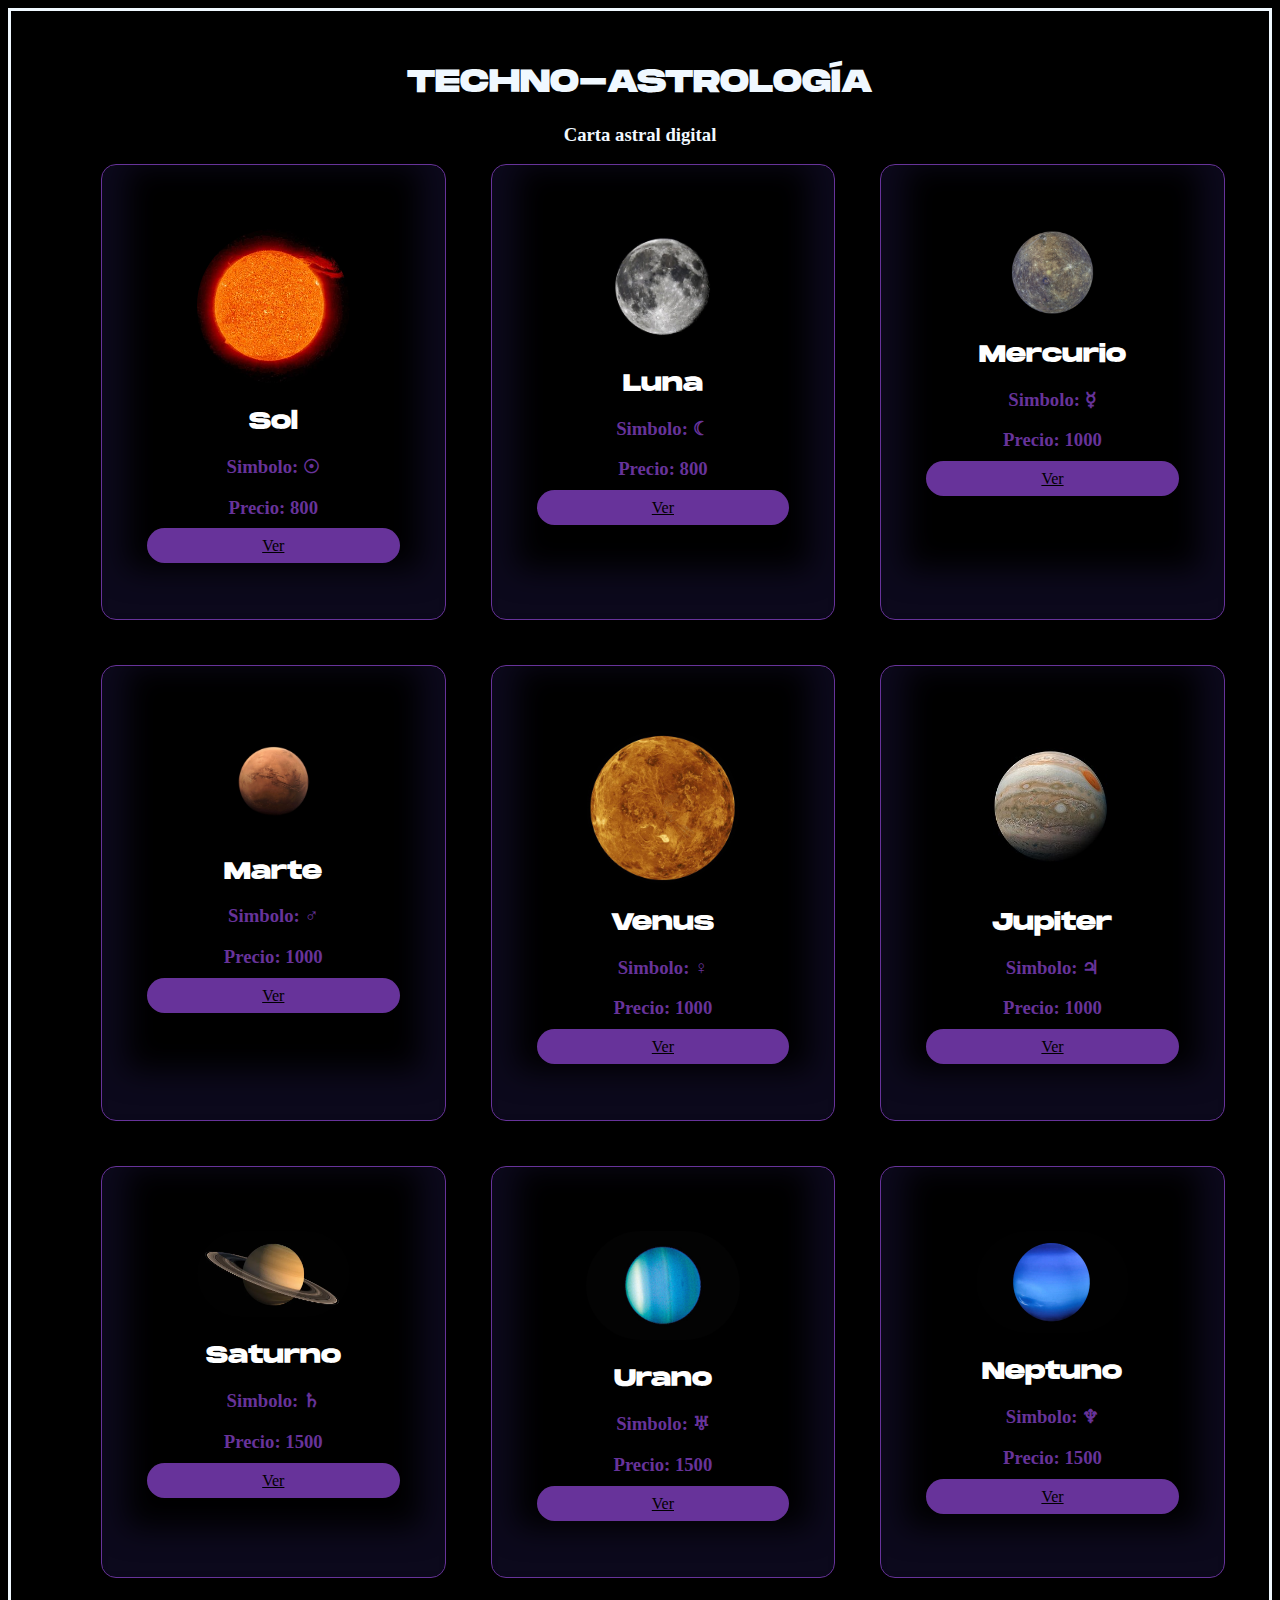
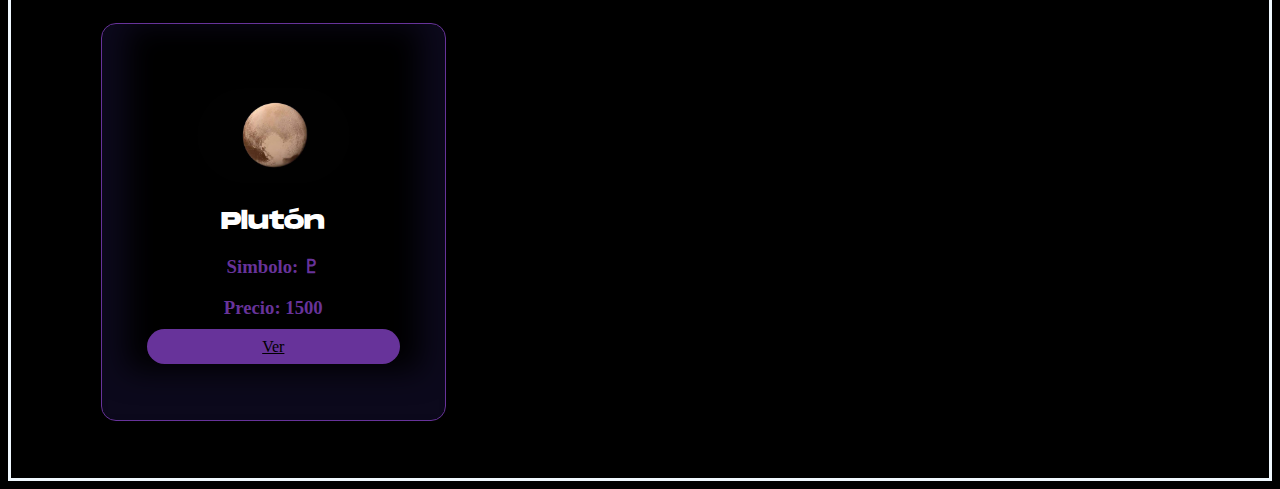
<file: index.html>
<!DOCTYPE html>
<html lang="es">
<head>
    <meta charset="UTF-8">
    <meta name="viewport" content="width=device-width, initial-scale=1.0">
    <title>TECHNO-ASTROLOGÍA</title>
    
    <link rel="stylesheet" href="./css/master.css">
</head>
<body>
    <div class="container">
    <h1 class="titulo">TECHNO-ASTROLOGÍA</h1>
    <h3 class="bajada">Carta astral digital</h3>
    <section class="planetas">
        
    </section>
    <script src="./js/master.js"></script>
    
</div>
</body>
</html>
</file>
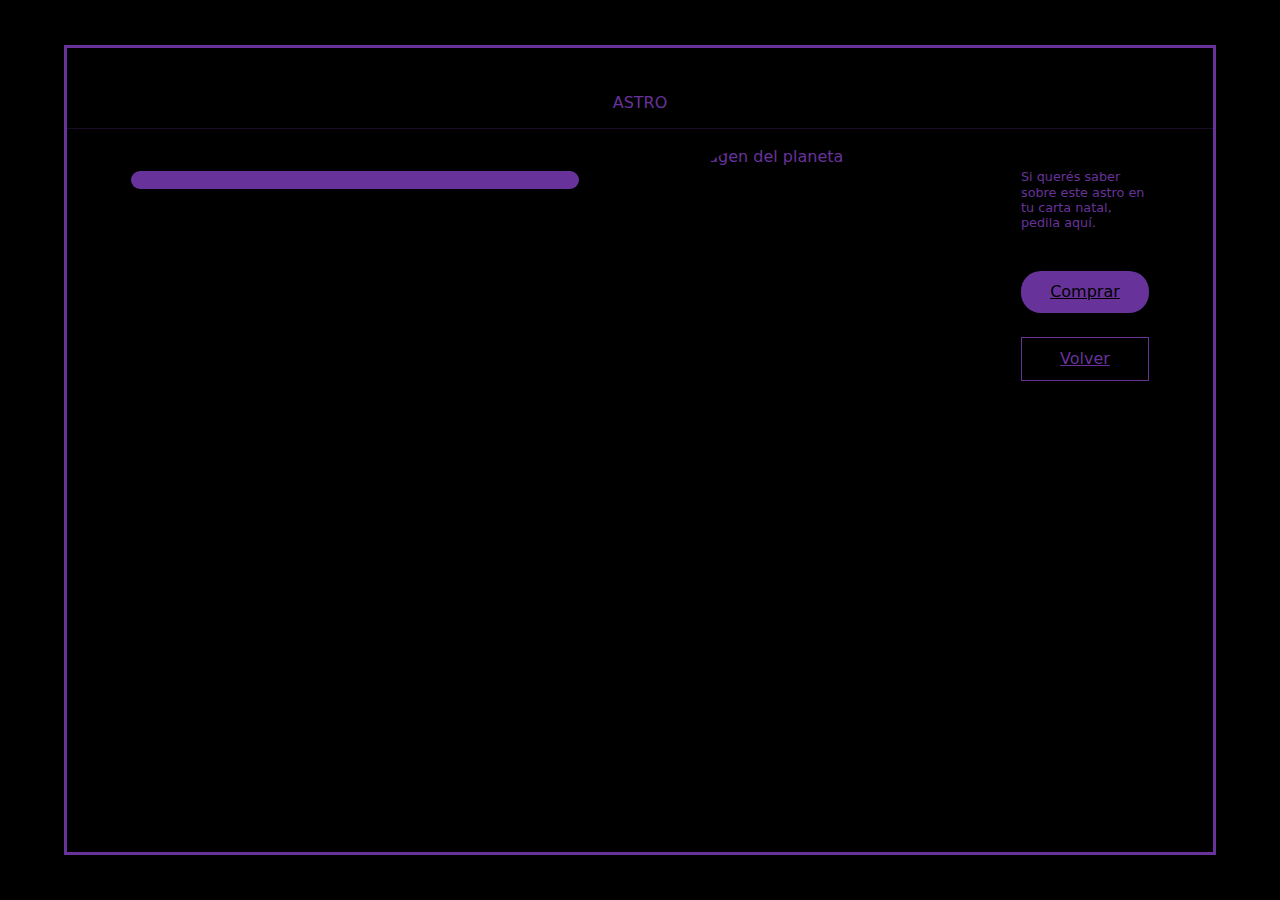
<file: detalle.html>
<!DOCTYPE html>
<!DOCTYPE html>
<html lang="es">

<head>
    <meta charset="UTF-8">
    <meta name="viewport" content="width=device-width, initial-scale=1.0">
    <title>Detalle del producto</title>
    <link rel="stylesheet" href="https://cdn.jsdelivr.net/npm/bootstrap@5.3.2/dist/css/bootstrap.min.css">
    <link rel="stylesheet" href="./css/master.css">
</head>

<body>
    <section class="detalleContainer">
        <article class="detalleArticle">
            <h1 class="tituloDetalle text-center">ASTRO</h1>
            <hr>
            <section class="detalle">
                <h4 class="nombreDetalle text-center" id="nombre"></h4>
                
                <div class="datosContainer">

                    <div class="ficha">
                        <h4 class="codigoId" id="codigo"></h4>
                        <h4 class="simbolo" id="simbolo"></h4>
                        <h4 class="regente" id="regente"></h4>
                        <h4 class="datos" id="datos"></h4>

                        <br>
                 
                 
                    </div>
                    <img class="imgDetalle" id="imagen" alt="Imagen del planeta"/>
                <div class="botonera" >
                    <br>

                    <h4 class="final" id='final'>  Si querés saber sobre este astro en tu carta natal, pedila aquí.  </h4>
                    <h4 class="precio" id="precio"></h4>
<br>
                    <a class="botonComprar" id="botonComprar" href="#">Comprar</a>
                    <br>

                    <a class="botonVolver" id="botonRegresar" href="#">Volver</a>
                </div>
            </div>
              
            </section>
        </article>

    </section>
    <script src="https://cdn.jsdelivr.net/npm/bootstrap@5.3.2/dist/js/bootstrap.bundle.min.js"></script>
    <script src="./js/master.js"></script>
    <script src="./js/detalle.js"></script>
</body>

</html>
</file>
<file: css/master.css>
@font-face {
    font-family: 'Monument';
    src: url('../fonts/MonumentExtended-Ultrabold.otf');
    font-weight: normal;
    font-style: normal;
}


.botonDetalle{
    color: black;
    background-color: #67339A;
    padding: 1vh 9vw;
    border-radius: 25px;
}

/* Mobile First Styles */
body {
    background-color: black;
}

.container {
    border: solid;
    border-color: aliceblue;
    padding: 1vw 10vh;
}

.titulo {
    color: aliceblue;
    font-family: "monument";
    text-align: center;
    padding-top: 2vh;
    font-size: 2rem;
}

.bajada {
    color: aliceblue;
    text-align: center;
}

.planetas {
    display: grid;
    grid-template-columns: 1fr;
    column-gap: 5vh;
}

.planeta {
    color: #67339A;
    border: solid;
    border-width: 1px;
    border-radius: 15px;
    padding: 5vw 5vh;
    margin-bottom: 5vh;
    box-shadow: inset 0px -25px 30px 25px rgba(62, 43, 140, 0.2);
    text-align: center;
}

.planeta:hover {
    transform: scale(0.98);
    transition: transform 0.3s ease;
}

.imgPlaneta {
    width: 100%;
    border-radius: 360px;
}

.nombre {
    color: white;
    font-family: 'Monument';
}

.nombreDetalle {
    font-family: "monument";
    font-size: 3rem;
    color: white;
    z-index: 1000;
}

.datosContainer {
    display: grid;
    grid-template-columns: 1fr;
}

.botonVolver {
    z-index: 3000;
    color: #67339A;
    border-color: #67339A;
    border: solid;
    border-width: 1px;
    padding: 1vh 2vw;
    text-align: center;
}

.botonDetalle:hover{
    color:#67339A;
    background-color:black;
    border-color:#67339A;
    border: solid;
    border-width: 1px;

}

.botonComprar:hover{
    color:#67339A;
    background-color:black;
    border-color:#67339A;
    border: solid;
    border-width: 1px;

}

.botonVolver:hover{
    color: white;
    background-color:black;
    border-color: white;
    border: solid;
    border-width: 1px;

}
.imgDetalle {
    width: 55vw;
    border-radius: 360px;
    justify-self: center;
    z-index: 0;
}

.ficha {
    z-index: 1000;
    text-align: left;
    padding: 2vh 5vw;
}


.detalleContainer{
}




.detalleArticle{
    height: 100vh;
    border: solid;
    color: #67339A;
    margin: 5vh 5vw;


}

.tituloDetalle{
    font-size: 1rem;
    margin-top: 5vh;
}

.regente{
color: black;
background-color: #67339A;
padding: 1vh 1vw;
font-size: 1rem;
border-radius: 20px;

}

.simbolo{
    font-size: 1.5rem;
    padding-left: 1vw;

}

.codigoId{
    font-size: 3rem;
    padding-left: 1vw;

}

.botonComprar{
    color: black;
background-color: #67339A;
padding: 1vh 1vw;
font-size: 1rem;
border-radius: 20px;
text-align: center;


}

.botonera{
    display: grid;
    height: 20vh;
    padding: 1vh 5vw;

}

.datos{
    font-size: 0.7rem;
    text-align: justify;
    padding-top: 2vh;
}

.final{
    font-size: 1rem;
}

/* Tablet Styles */
@media (min-width: 600px) {
    .planetas {
        grid-template-columns: 1fr 1fr;
    }

    .detalleArticle {
height: 120vh;
    }
    .datosContainer {
        display: grid;
        grid-template-columns: 2fr 2fr 1fr;
    }
    .imgDetalle {
        width: 40vw;
        border-radius: 360px;
        justify-self: center;
        z-index: 0;
    }

    .datosContainer {
        display: grid;
        grid-template-columns: 1fr;
    }
    
.regente{
    color: black;
    background-color: #67339A;
    padding: 1vh 1vw;
    font-size: 1rem;
    border-radius: 35px;
    width: 35vw;
    
    }

    .botonComprar{
        width: 25vw;
        justify-self: center;
    }
    .botonVolver{
        width: 25vw;
        justify-self: center;
    }
    .precio{
        justify-self: center;
    }

    .final{
        text-align: center;
        font-size: 0.8rem;
    }
    
}

/* TV Styles */
@media (min-width: 1200px) {
    .planetas {
        grid-template-columns: 1fr 1fr 1fr;
    }

    .detalleContainer {
        /* Agrega estilos específicos para televisores aquí */
    }
    .datosContainer {
        display: grid;
        grid-template-columns: 2fr 2fr 1fr;
    }
    
.detalleContainer{
}

.imgPlaneta {
    width: 12vw;
    border-radius: 360px;
}



.detalleArticle{
    border: solid;
    color: #67339A;
    margin: 5vh 5vw;


}

.tituloDetalle{
    font-size: 1rem;
    margin-top: 5vh;
}

.regente{
color: black;
background-color: #67339A;
padding: 1vh 1vw;
font-size: 1rem;
border-radius: 20px;

}

.simbolo{
    font-size: 1.5rem;
    padding-left: 1vw;

}

.codigoId{
    font-size: 3rem;
    padding-left: 1vw;

}

.botonComprar{
    color: black;
background-color: #67339A;
padding: 1vh 1vw;
font-size: 1rem;
border-radius: 20px;
text-align: center;


}

.botonera{
    display: grid;
    width: 15vw;
    height: 20vh;
    padding: 0vh 0vw;

}

.datos{
    font-size: 0.9rem;
    text-align: justify;
    padding-top: 2vh;
}

.final{
    font-size: 1rem;
}

.nombreDetalle {
    font-family: "monument";
    font-size: 7rem;
    color: white;
    z-index: 1000;
}
.imgDetalle {
    width: 25vw;
    border-radius: 360px;
    justify-self: center;
    z-index: 0;
}



.detalleArticle{
    height: 90vh;
    border: solid;
    color: #67339A;
    margin: 5vh 5vw;


}

.botonComprar{
    width: 10vw;
    justify-self: left;
}
.botonVolver{
    width: 10vw;
    justify-self: left;
}
.precio{
    justify-self: left;
}

.final{
    text-align: left;
    font-size: 0.8rem;
    width: 10vw;
}

}
</file>
